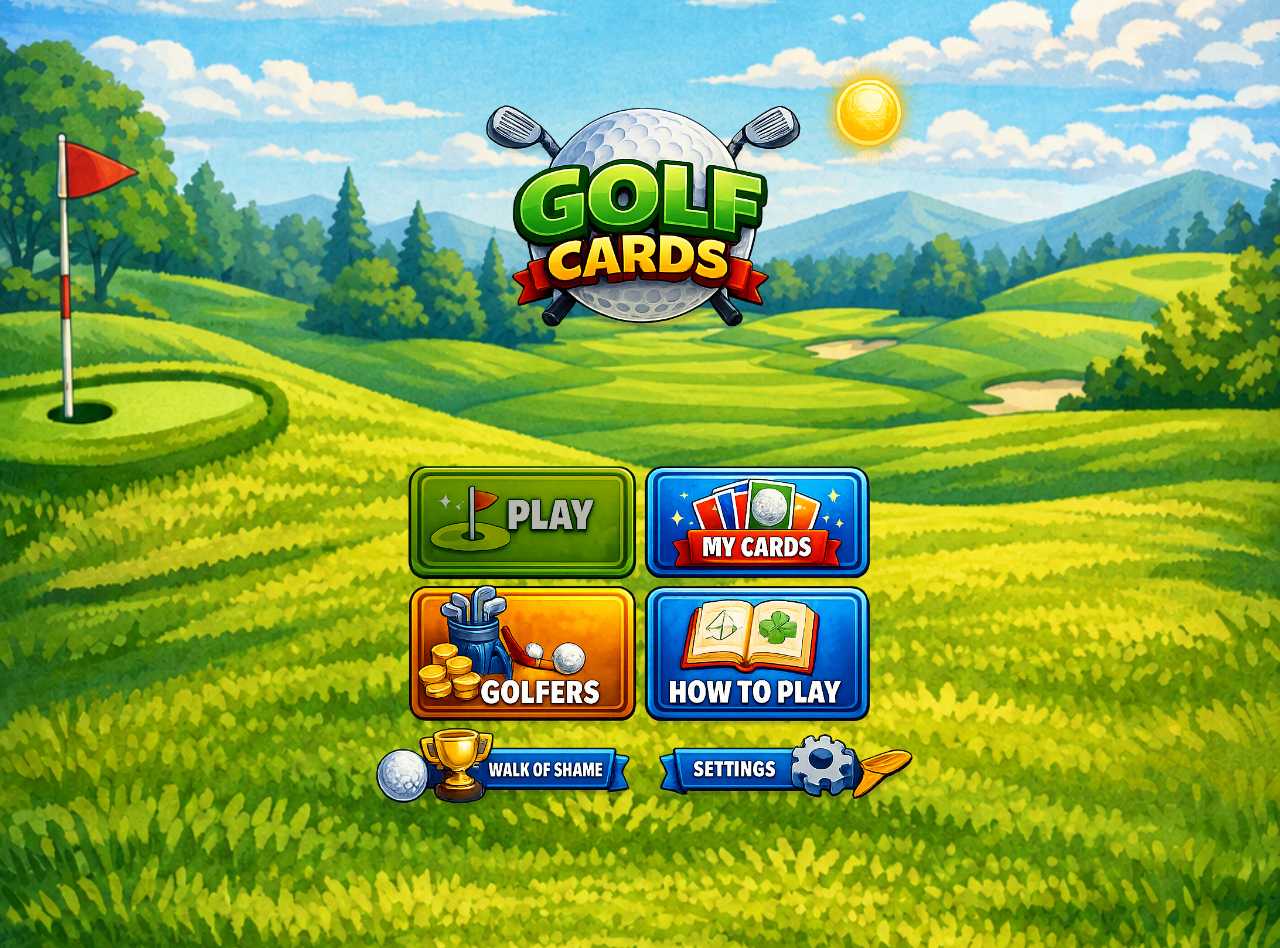
<file: index.html>
<!doctype html>
<html lang="en">
 <head>
   <meta charset="utf-8">
   <meta name="viewport" content="width=device-width, initial-scale=1">
   <title>Golf Cards</title>
   <link rel="stylesheet" href="styles.css">
   <link rel="stylesheet" href="card.css">
 </head>
 <body>
   <main id="app" class="app" aria-live="polite"></main>
   <script src="app.js"></script>
 </body>
</html>
</file>
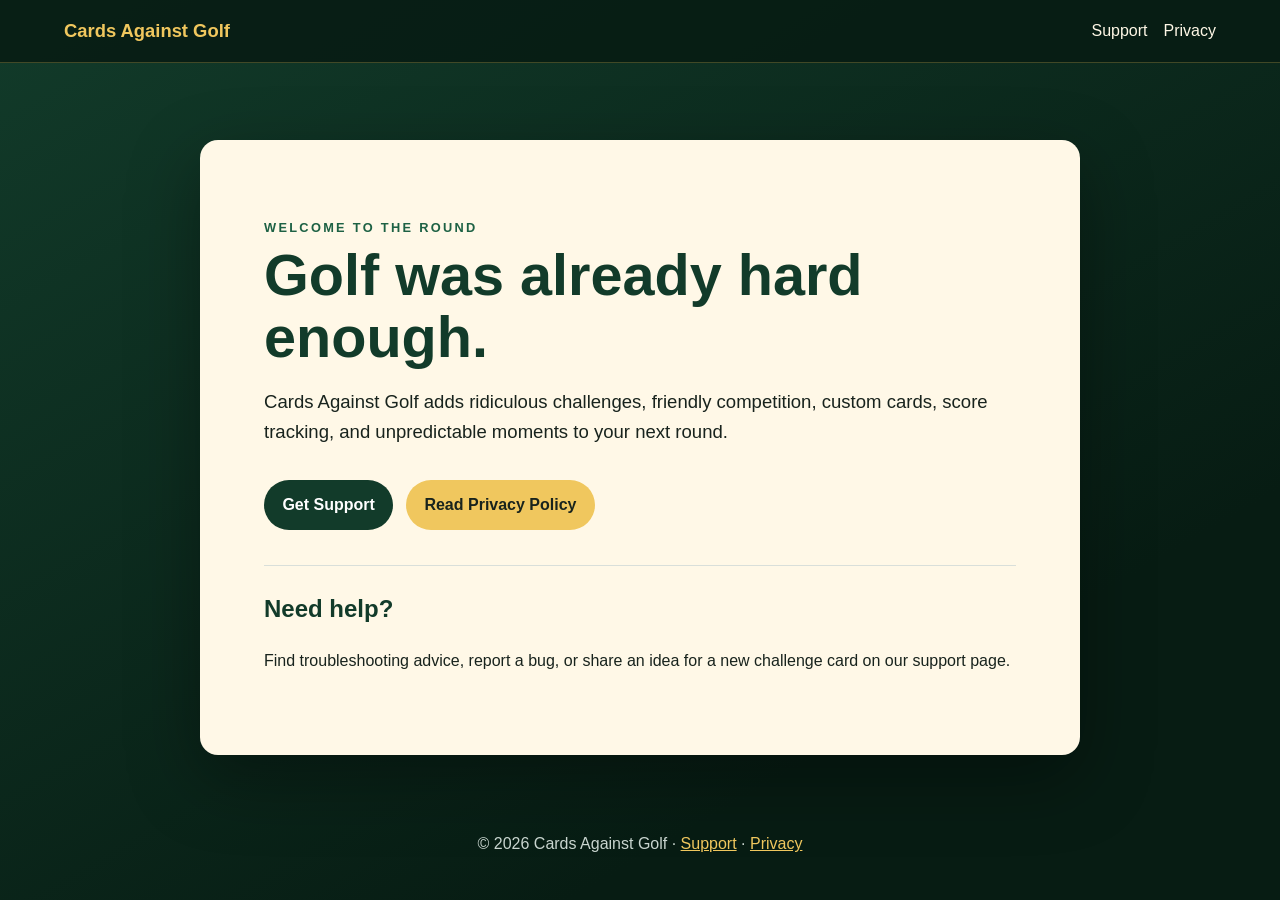
<file: docs/index.html>
<!doctype html>
<html lang="en">
<head>
  <meta charset="utf-8">
  <meta name="viewport" content="width=device-width, initial-scale=1">
  <title>Cards Against Golf</title>
  <meta name="description" content="Official support and privacy information for Cards Against Golf.">
  <link rel="stylesheet" href="site.css">
</head>
<body>
  <header class="site-header"><a class="brand" href="index.html">Cards Against Golf</a><nav><a href="support.html">Support</a><a href="privacy.html">Privacy</a></nav></header>
  <main class="card">
    <p class="eyebrow">WELCOME TO THE ROUND</p>
    <h1>Golf was already hard enough.</h1>
    <p class="lead">Cards Against Golf adds ridiculous challenges, friendly competition, custom cards, score tracking, and unpredictable moments to your next round.</p>
    <div class="actions"><a class="button" href="support.html">Get Support</a><a class="button secondary" href="privacy.html">Read Privacy Policy</a></div>
    <h2>Need help?</h2>
    <p>Find troubleshooting advice, report a bug, or share an idea for a new challenge card on our support page.</p>
  </main>
  <footer>© 2026 Cards Against Golf · <a href="support.html">Support</a> · <a href="privacy.html">Privacy</a></footer>
</body>
</html>
</file>
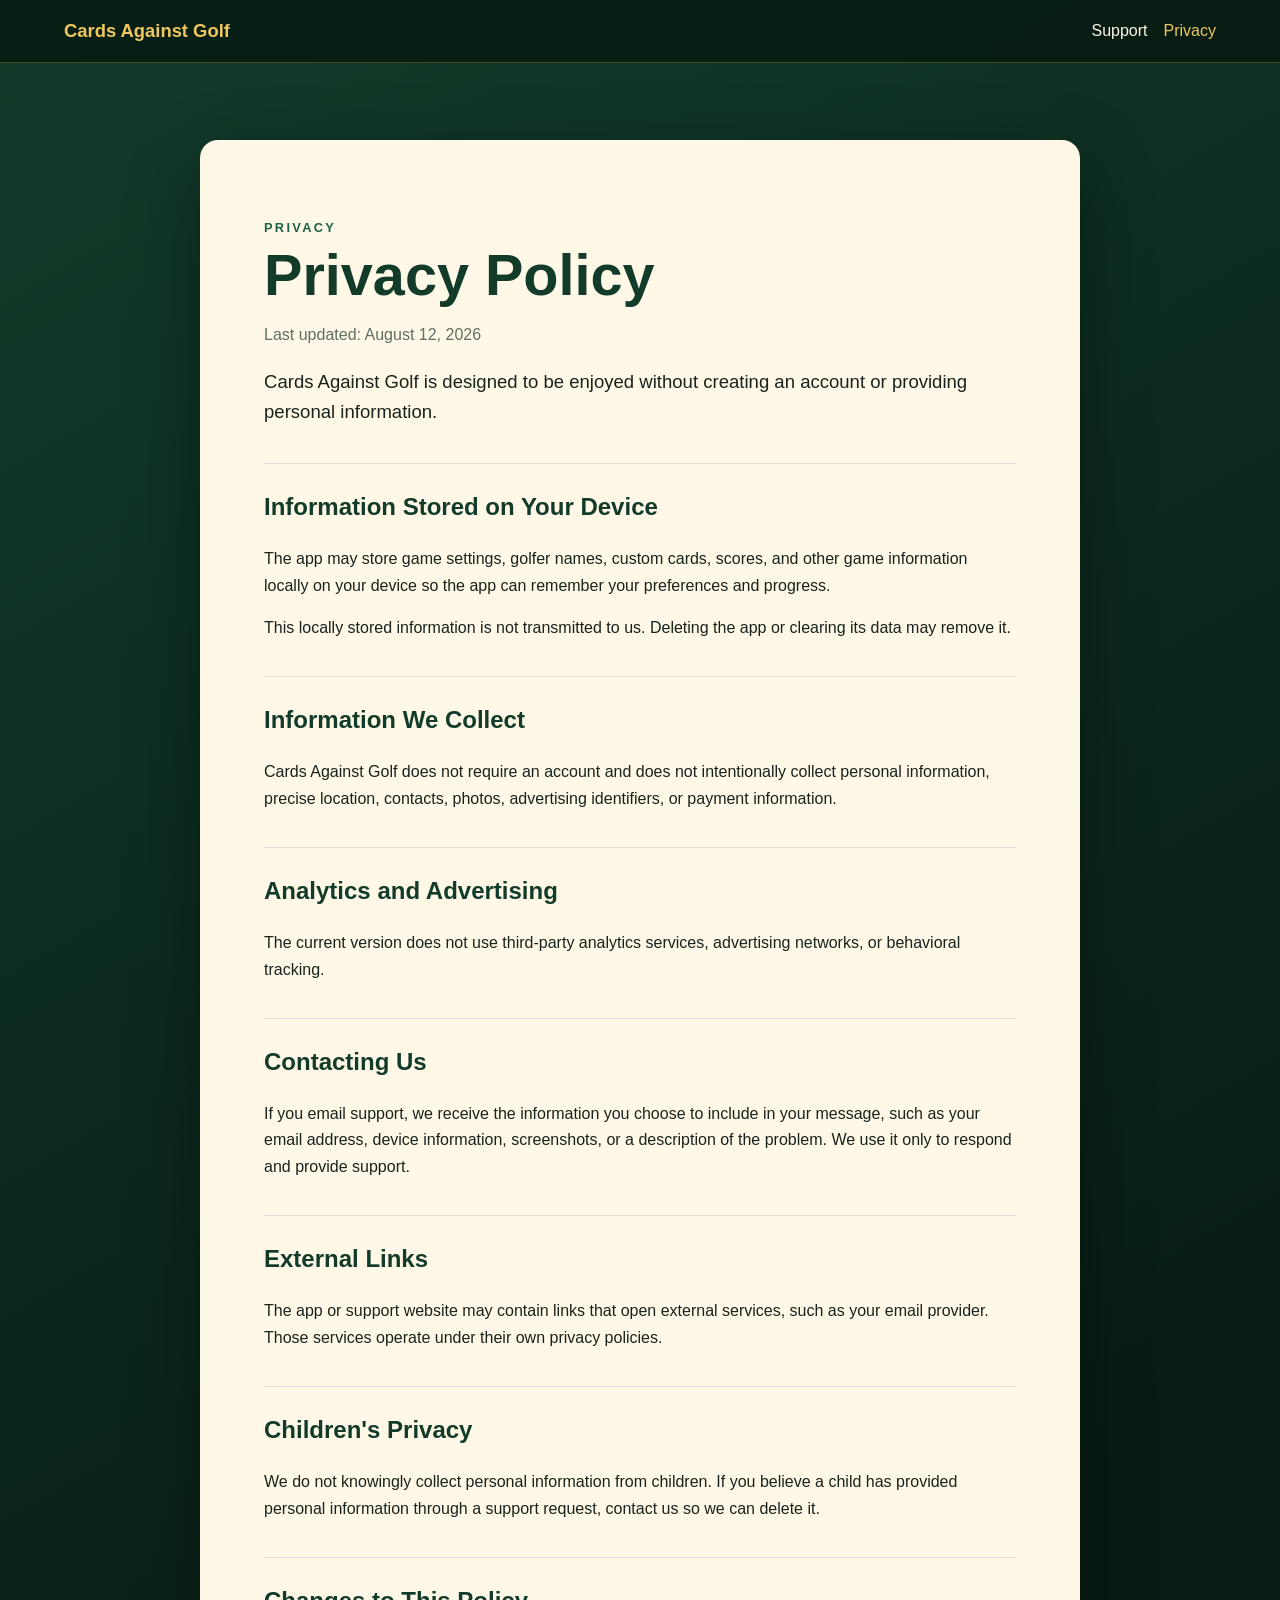
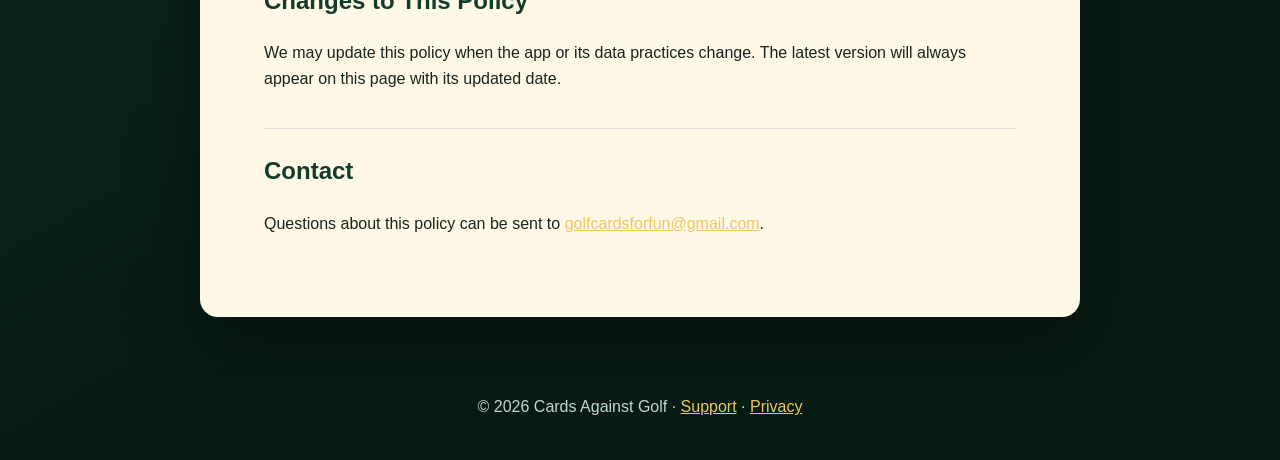
<file: docs/privacy.html>
<!doctype html>
<html lang="en">
<head>
  <meta charset="utf-8">
  <meta name="viewport" content="width=device-width, initial-scale=1">
  <title>Cards Against Golf Privacy Policy</title>
  <meta name="description" content="Privacy policy for Cards Against Golf.">
  <link rel="stylesheet" href="site.css">
</head>
<body>
  <header class="site-header"><a class="brand" href="index.html">Cards Against Golf</a><nav><a href="support.html">Support</a><a aria-current="page" href="privacy.html">Privacy</a></nav></header>
  <main class="card">
    <p class="eyebrow">PRIVACY</p>
    <h1>Privacy Policy</h1>
    <p class="updated">Last updated: August 12, 2026</p>
    <p class="lead">Cards Against Golf is designed to be enjoyed without creating an account or providing personal information.</p>

    <h2>Information Stored on Your Device</h2>
    <p>The app may store game settings, golfer names, custom cards, scores, and other game information locally on your device so the app can remember your preferences and progress.</p>
    <p>This locally stored information is not transmitted to us. Deleting the app or clearing its data may remove it.</p>

    <h2>Information We Collect</h2>
    <p>Cards Against Golf does not require an account and does not intentionally collect personal information, precise location, contacts, photos, advertising identifiers, or payment information.</p>

    <h2>Analytics and Advertising</h2>
    <p>The current version does not use third-party analytics services, advertising networks, or behavioral tracking.</p>

    <h2>Contacting Us</h2>
    <p>If you email support, we receive the information you choose to include in your message, such as your email address, device information, screenshots, or a description of the problem. We use it only to respond and provide support.</p>

    <h2>External Links</h2>
    <p>The app or support website may contain links that open external services, such as your email provider. Those services operate under their own privacy policies.</p>

    <h2>Children's Privacy</h2>
    <p>We do not knowingly collect personal information from children. If you believe a child has provided personal information through a support request, contact us so we can delete it.</p>

    <h2>Changes to This Policy</h2>
    <p>We may update this policy when the app or its data practices change. The latest version will always appear on this page with its updated date.</p>

    <h2>Contact</h2>
    <p>Questions about this policy can be sent to <a href="mailto:golfcardsforfun@gmail.com">golfcardsforfun@gmail.com</a>.</p>
  </main>
  <footer>© 2026 Cards Against Golf · <a href="support.html">Support</a> · <a href="privacy.html">Privacy</a></footer>
</body>
</html>
</file>
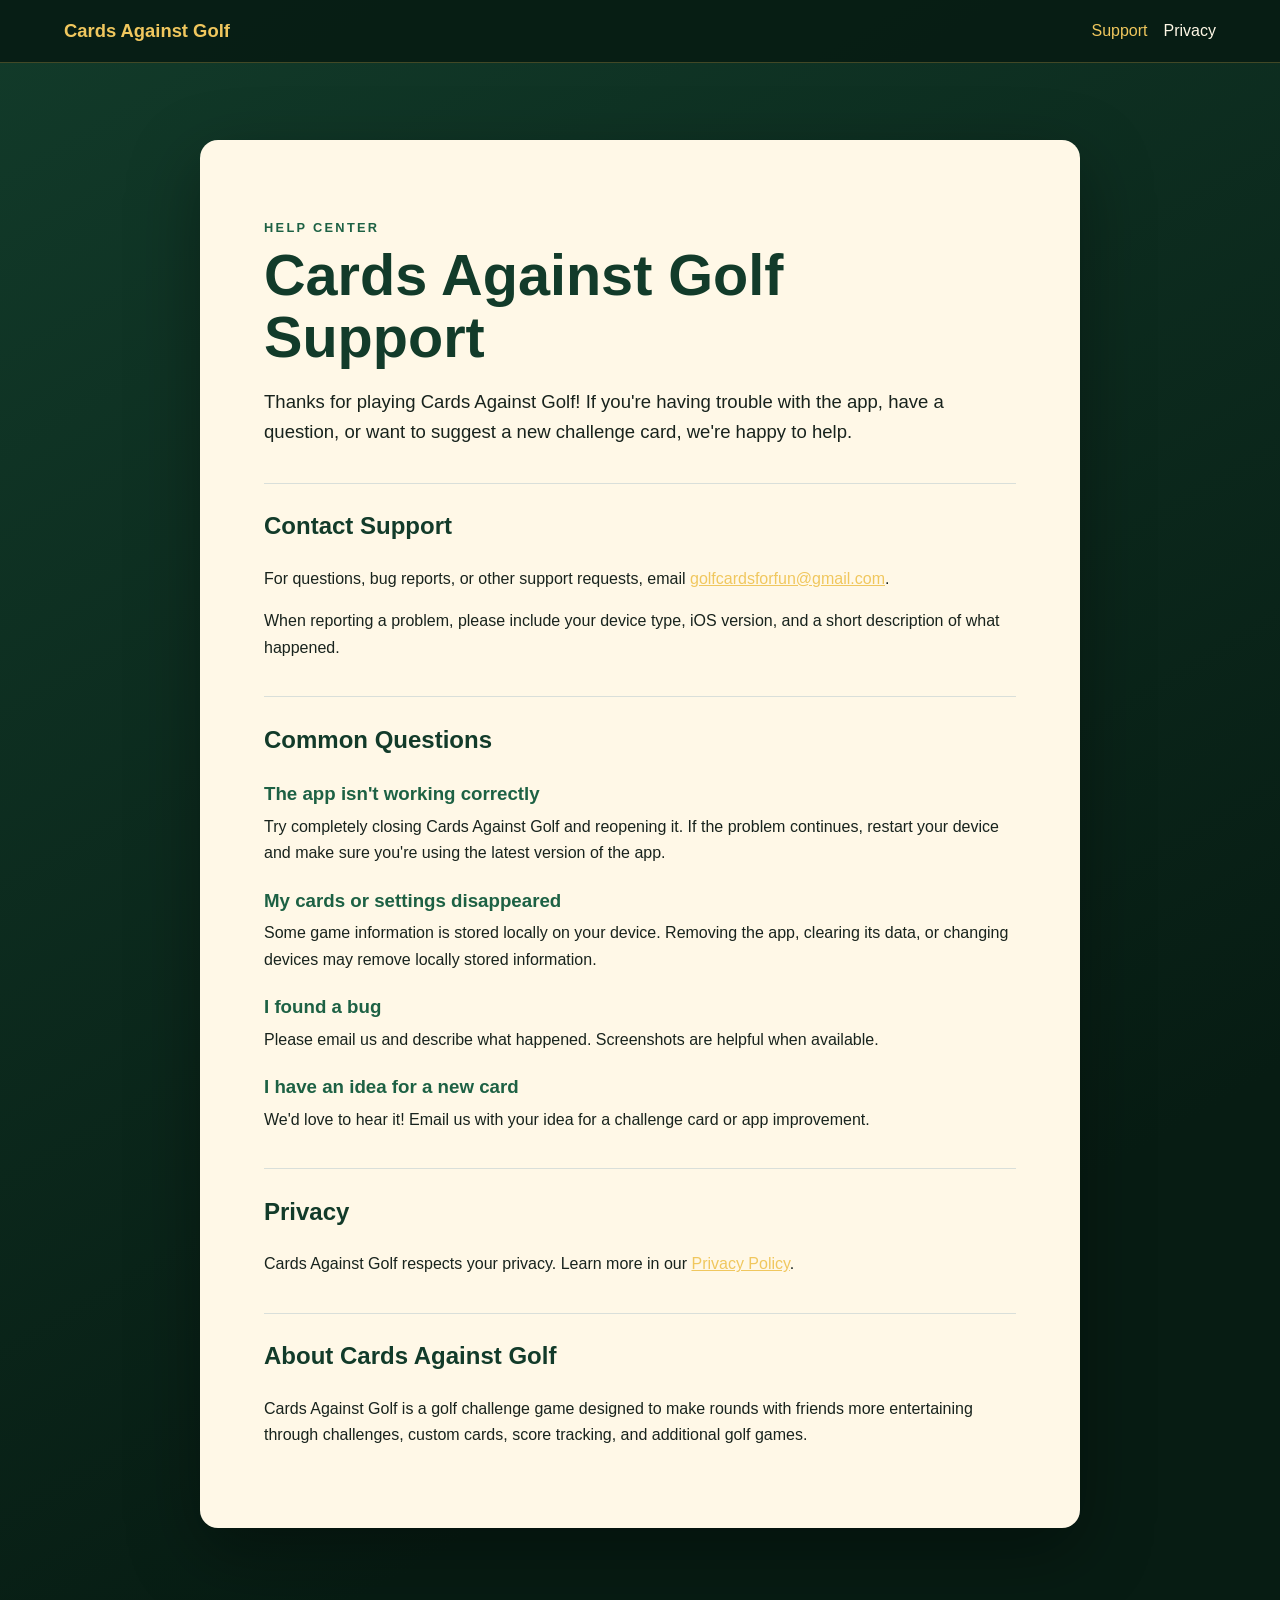
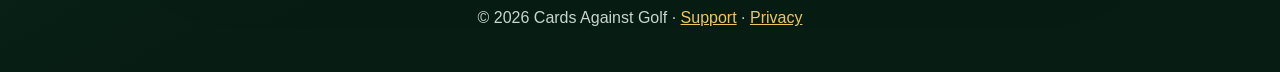
<file: docs/support.html>
<!doctype html>
<html lang="en">
<head>
  <meta charset="utf-8">
  <meta name="viewport" content="width=device-width, initial-scale=1">
  <title>Cards Against Golf Support</title>
  <meta name="description" content="Support and troubleshooting for Cards Against Golf.">
  <link rel="stylesheet" href="site.css">
</head>
<body>
  <header class="site-header"><a class="brand" href="index.html">Cards Against Golf</a><nav><a aria-current="page" href="support.html">Support</a><a href="privacy.html">Privacy</a></nav></header>
  <main class="card">
    <p class="eyebrow">HELP CENTER</p>
    <h1>Cards Against Golf Support</h1>
    <p class="lead">Thanks for playing Cards Against Golf! If you're having trouble with the app, have a question, or want to suggest a new challenge card, we're happy to help.</p>

    <h2>Contact Support</h2>
    <p>For questions, bug reports, or other support requests, email <a href="mailto:golfcardsforfun@gmail.com">golfcardsforfun@gmail.com</a>.</p>
    <p>When reporting a problem, please include your device type, iOS version, and a short description of what happened.</p>

    <h2>Common Questions</h2>
    <h3>The app isn't working correctly</h3>
    <p>Try completely closing Cards Against Golf and reopening it. If the problem continues, restart your device and make sure you're using the latest version of the app.</p>

    <h3>My cards or settings disappeared</h3>
    <p>Some game information is stored locally on your device. Removing the app, clearing its data, or changing devices may remove locally stored information.</p>

    <h3>I found a bug</h3>
    <p>Please email us and describe what happened. Screenshots are helpful when available.</p>

    <h3>I have an idea for a new card</h3>
    <p>We'd love to hear it! Email us with your idea for a challenge card or app improvement.</p>

    <h2>Privacy</h2>
    <p>Cards Against Golf respects your privacy. Learn more in our <a href="privacy.html">Privacy Policy</a>.</p>

    <h2>About Cards Against Golf</h2>
    <p>Cards Against Golf is a golf challenge game designed to make rounds with friends more entertaining through challenges, custom cards, score tracking, and additional golf games.</p>
  </main>
  <footer>© 2026 Cards Against Golf · <a href="support.html">Support</a> · <a href="privacy.html">Privacy</a></footer>
</body>
</html>
</file>
<file: styles.css>
:root {
  --ink: #0d301f;
  --deep: #123b22;
  --green: #397c2e;
  --lime: #9dd83d;
  --blue: #1277c9;
  --gold: #d69a17;
  --cream: #fff7e8;
  --paper: #fffaf0;
  --line: #0b2c20;
  --danger: #ba2b2b;
  --shadow: 0 14px 0 rgba(8, 45, 29, 0.28), 0 22px 40px rgba(4, 30, 18, 0.25);
  font-family: "Trebuchet MS", "Arial Rounded MT Bold", Arial, sans-serif;
}

* {
  box-sizing: border-box;
}

.donate {
  color:white;
  text-decoration:none;
}

body {
  margin: 0;
  min-height: 100vh;
  color: var(--ink);
  background: url("assets/app-background.png") center / cover fixed no-repeat;
  overflow-x: hidden;
}

body::before {
  display: none;
}

body::after {
  display: none;
}

button,
input,
textarea {
  font: inherit;
}

button {
  cursor: pointer;
}

.visually-hidden {
  position: absolute;
  width: 1px;
  height: 1px;
  overflow: hidden;
  clip: rect(0 0 0 0);
}

.app {
  min-height: 100vh;
  display: flex;
  align-items: center;
  justify-content: center;
  padding: 24px;
}

.orientation-lock {
  display: none;
}


.accept-card {
  background:none;
  border:none;
  margin:20px;
}

.screen {
  width: min(1120px, 100%);
  min-height: min(820px, calc(100vh - 48px));
  position: relative;
}

.home {
  width: min(100vw, calc(100vh * 0.667));
  min-height: 0;
  aspect-ratio: 2 / 3;
  display: block;
  overflow: visible;
  border-radius: 0;
  box-shadow: none;
}

.home-art {
  width: 100%;
  height: 100%;
  display: block;
  object-fit: cover;
}

.home-hotspot {
  position: absolute;
  border: 0;
  border-radius: 16px;
  background: transparent;
  box-shadow: none;
}

.home-hotspot:focus-visible {
  outline: 4px solid #ffffff;
  outline-offset: 2px;
}

.home-hotspot:disabled {
  cursor: not-allowed;
}

.home-hotspot:disabled::after {
  content: "";
  position: absolute;
  inset: 0;
  border-radius: inherit;
  background: rgba(0, 0, 0, 0.28);
}

.home-play {
  left: 11.5%;
  top: 49.4%;
  width: 37.2%;
  height: 10.7%;
}

.home-cards {
  left: 51.5%;
  top: 49.4%;
  width: 37.4%;
  height: 10.7%;
}



.home-golfers {
  left: 11.5%;
  top: 62.8%;
  width: 37.3%;
  height: 10.9%;
}

.home-how {
  left: 51.7%;
  top: 62.8%;
  width: 37.2%;
  height: 10.9%;
}

.home-shame {
  left: 8.5%;
  top: 80%;
  width: 39.5%;
  height: 8.2%;
}

.home-settings {
  left: 53%;
  top: 80%;
  width: 39%;
  height: 8.2%;
}

.brand {
  display: grid;
  align-content: center;
  justify-items: center;
  text-align: center;
  min-height: 360px;
}

.ball-logo {
  width: min(360px, 70vw);
  aspect-ratio: 1;
  border-radius: 50%;
  background:
    radial-gradient(circle at 35% 28%, rgba(255, 255, 255, 0.95), transparent 12%),
    radial-gradient(circle at 63% 54%, #dcecf7 0 7%, transparent 8%),
    radial-gradient(circle at 42% 66%, #c8deec 0 7%, transparent 8%),
    radial-gradient(circle at 58% 32%, #cfe5f2 0 7%, transparent 8%),
    linear-gradient(135deg, #ffffff, #cae0ef);
  box-shadow: inset -18px -22px 0 rgba(34, 89, 112, 0.12), 0 20px 35px rgba(14, 74, 35, 0.28);
  display: grid;
  place-items: center;
  transform: rotate(-4deg);
}

.brand-title {
  transform: rotate(4deg);
  font-size: clamp(3.8rem, 10vw, 7rem);
  line-height: 0.85;
  color: #37b22d;
  text-shadow: 0 5px 0 #0b5f20, 0 9px 0 #083316, 0 15px 18px rgba(0, 0, 0, 0.25);
  letter-spacing: 0;
}

.brand-title span {
  display: block;
  color: #ffc83b;
  text-shadow: 0 5px 0 #9b281e, 0 9px 0 #561611, 0 15px 18px rgba(0, 0, 0, 0.25);
}

.home-grid {
  display: grid;
  grid-template-columns: repeat(2, minmax(0, 1fr));
  gap: 20px;
}

.menu-button,
.pill-button,
.primary-button,
.danger-button,
.ghost-button,
.icon-button,
.option-card {
  border: 4px solid var(--line);
  border-radius: 14px;
  color: white;
  font-weight: 900;
  text-shadow: 0 2px 0 rgba(0, 0, 0, 0.28);
  box-shadow: 0 4px 0 rgba(8, 45, 29, 0.42);
}

.menu-button {
  min-height: 132px;
  padding: 16px;
  display: grid;
  grid-template-columns: 92px 1fr;
  align-items: center;
  gap: 14px;
  font-size: clamp(1.8rem, 4vw, 3rem);
  text-align: left;
  background: linear-gradient(#86df38, #2f8c26);
}

.menu-button:nth-child(2),
.menu-button:nth-child(4) {
  background: linear-gradient(#22b8ff, #075cae);
}

.menu-button:nth-child(3) {
  background: linear-gradient(#ffb534, #b95d04);
}

.menu-button.small {
  min-height: 86px;
  grid-template-columns: 72px 1fr;
  font-size: clamp(1.1rem, 3vw, 2rem);
  border-radius: 14px;
}

.menu-button:disabled {
  filter: grayscale(0.7);
  opacity: 0.6;
  cursor: not-allowed;
}



.panel {
  width: min(1060px, 100%);
  margin: 66px auto 0;
  padding: clamp(18px, 4vw, 34px);
  background: linear-gradient(135deg, var(--paper), #f7f4e6);
  border: 6px solid var(--line);
  border-radius: 34px;
  box-shadow: var(--shadow);
}

.back-button {
  width: 76px;
  height: 76px;
  border: 4px solid var(--line);
  border-radius: 18px;
  background: linear-gradient(#6daf48, #356d2f);
  color: white;
  font-size: 3rem;
  font-weight: 900;
  padding-bottom:1rem;
}

.empty-div {
  width: 76px;
  height: 76px;
}

h1 {
  margin: 0 0 10px;
  text-align: center;
  font-size: clamp(2.4rem, 7vw, 4.8rem);
  line-height: 1;
  color: var(--deep);
  text-shadow: 0 3px 0 rgba(13, 48, 31, 0.12);
  letter-spacing: 0;
}

h2,
h3,
p {
  margin-top: 0;
}

.subtitle {
  text-align: center;
  font-weight: 800;
  font-size: 1.35rem;
}

.golfer-note {
  margin: 26px auto 18px;
  max-width: 820px;
}

.toolbar {
  display: flex;
  flex-wrap: wrap;
  gap: 12px;
  align-items: center;
  justify-content: space-between;
  margin: 20px 0;
}

.button-row {
  display: flex;
  flex-wrap: wrap;
  gap: 12px;
  justify-content: center;
  margin-top:auto;
}

.primary-button,
.danger-button,
.ghost-button,
.pill-button {
  min-height: 54px;
  padding: 10px 15px;
  font-size: 1.1rem;
  border-radius: 25px;
  background: linear-gradient(#7fd448, #28782b);
}

.danger-button {
  background: linear-gradient(#ef6b56, #a82020);
}

.ghost-button {
  color: var(--ink);
  text-shadow: none;
  background: linear-gradient(#ffffff, #e9edd8);
}

.grid {
  display: grid;
  gap: 16px;
}

.card-grid {
  grid-template-columns: repeat(auto-fit, minmax(260px, 1fr));
}


.values {
  display:flex;
  justify-content:space-between;
  gap: 6px;
  margin-top: 10px;
  margin-bottom:15px;
}

.value-chip {
  padding: 8px 6px;
  border: 2px solid var(--line);
  border-radius: 10px;
  text-align: center;
  font-weight: 900;
  background: #f4f7df;
  flex-grow:1;
}

.active-toggle {

  width: 48px;
  height: 48px;
  border: 3px solid var(--line);
  border-radius: 12px;
  background: #f8f8ee;
  color: var(--green);
  font-size: 2rem;
  font-weight: 900;
  text-shadow: none;
}

.form {
  display: grid;
  gap: 14px;
}

.flex {
  display:flex;
  justify-content:space-between;
}

label {
  display: grid;
  gap: 6px;
  font-weight: 900;
}

input,
textarea {
  width: 100%;
  border: 3px solid var(--line);
  border-radius: 12px;
  padding: 12px;
  color: var(--ink);
  background: white;
  font-weight: 800;
}

textarea {
  min-height: 100px;
  resize: vertical;
}

.form-values {
  display: grid;
  grid-template-columns: repeat(3, 1fr);
  gap: 12px;
}

.modal-wrap {
  position: fixed;
  inset: 0;
  z-index: 20;
  display: grid;
  place-items: center;
  padding: 18px;
  background: rgba(4, 28, 18, 0.55);
}

.modal {
  width: min(680px, 100%);
  max-height: calc(100vh - 36px);
  overflow: auto;
  padding: 24px;
  border: 5px solid var(--line);
  border-radius: 24px;
  background: var(--paper);
  box-shadow: var(--shadow);
}

.golfer-slots {
  display: grid;
  grid-template-columns: repeat(auto-fit, minmax(220px, 1fr));
  gap: 14px;
  margin-top: 18px;
}

.golfer-save-row {
  grid-column: 1 / -1;
  justify-self: center;
}

.slot {
  padding: 14px;
  border: 3px solid var(--line);
  border-radius: 16px;
  background: rgba(255, 255, 255, 0.5);
}

.checkline {
  display: flex;
  align-items: center;
  gap: 10px;
  margin-top: 10px;
}

.checkline input {
  width: 24px;
  height: 24px;
}

.saved-list,
.settings-list {
  display: grid;
   grid-template-columns: repeat(2, 1fr);
  grid-template-rows: repeat(3, auto);
  gap: 12px;
}

.saved-row,
.setting-row {
 /* display: grid;
  grid-template-columns: auto 1fr auto;
  gap: 14px;
  align-items: center;
  padding: 12px;
  border: 3px solid var(--line);
  border-radius: 14px;

  font-weight: 900;
  font-size:20px;
  text-align:left;*/
 display:flex;
 flex-direction:column;
 background: #f5f8e7;
 font-size:20px;
 text-align:left;
 border: 3px solid var(--line);
 border-radius: 14px;
 padding:20px;
}

.menu-header {
  font-weight:900;
}

.saved-row input[type="checkbox"] {
  width: 26px;
  height: 26px;
}

.option-grid {
  position: relative;
  display: inline-block;
}

.option-grid img {
  display: block;
  width: 100%;
}

.cashSelect {
  left: 10%;
  top: 29%;
  width: 36%;
  height: 58%;
  background: none;
  border: none;
}

.drinkSelect {
  left: 55%;
  top: 29%;
  width: 40%;
  height: 58%;
  background: none;
}

.option-card {
  position: absolute;
  border: none;
  cursor: pointer;
  background: none;
  box-shadow: none;
}


.game-layout {
  display: block;
}

.scorecard {
  border: 4px solid var(--line);
  border-radius: 22px;
  overflow: hidden;
  background: var(--paper);
}

.card-header {
  padding: 16px;
  text-align: center;
  background: #f7f1df;
  border-bottom: 3px solid var(--line);
}

.card-header h2 {
  margin-bottom: 6px;
  font-size: clamp(1.8rem, 4vw, 2.8rem);
}

.hole-status {
  display: flex;
  justify-content: space-between;
  gap: 10px;
  padding: 10px 14px;
  background: linear-gradient(#4a9b3c, #23652a);
  color: white;
  font-weight: 900;
  font-size: 1.2rem;
}

.score-grid {
  width: 100%;
  border-collapse: collapse;
  table-layout: fixed;
}

.score-sections {
  display: grid;
  gap: 10px;
  padding: 0;
}

.score-grid th,
.score-grid td {
  border: 2px solid var(--line);
  padding: 8px 4px;
  text-align: center;
  width: 8%;
  min-width: 0;
  height: 46px;
  font-weight: 900;
}

.score-grid th:first-child,
.score-grid td:first-child {
  width: 18%;
}

.score-grid th {
  background: #d9e8bf;
}

.score-grid .player-name {
  width: 18%;
  padding: 7px 8px;
  text-align: left;
}

.score-grid .total-cell,
.score-grid th:last-child {
  width: 10%;
  background: #e7e5b9;
}

.player-name-content {
  display: flex;
  align-items: center;
  justify-content: space-between;
  gap: 10px;
  width: 100%;
}

.plus-button {
  flex: 0 0 auto;
  width: 38px;
  height: 38px;
  border: 3px solid var(--line);
  border-radius: 50%;
  background: linear-gradient(#83d847, #27762b);
  color: white;
  font-size: 1.6rem;
  font-weight: 900;
  line-height: 1;
  box-shadow: 0 5px 0 rgba(8, 45, 29, 0.32), inset 0 2px 0 rgba(255, 255, 255, 0.35);
  text-shadow: 0 2px 0 rgba(0, 0, 0, 0.25);
}

.game-actions {
  display: flex;
  justify-content: space-between;
  gap: 10px;
  padding: 14px;
}

.leaderboards {
  display: grid;
  grid-template-columns: repeat(2, minmax(0, 1fr));
  gap: 16px;
}

.leaderboard {
  overflow: hidden;
  border: 4px solid var(--line);
  border-radius: 16px;
  background: white;
}

.leaderboard h2 {
  margin: 0;
  padding: 14px;
  color: white;
  text-align: center;
  background: linear-gradient(#5aa244, #286c2d);
}

.leaderboard:nth-child(2) h2 {
  background: linear-gradient(#d8bd32, #9c7f0e);
}

.leaderboard:nth-child(3) h2 {
  background: linear-gradient(#4197c8, #1e5f86);
}

.top-score {
  padding: 14px;
  text-align: center;
  font-size: 2.2rem;
  font-weight: 900;
  border-bottom: 3px solid var(--line);
  background: #fbf8e9;
}

.rank-row {
  display: grid;
  grid-template-columns: 44px 1fr auto;
  gap: 10px;
  padding: 10px;
  border-bottom: 2px solid var(--line);
  font-weight: 900;
}

.rank-row small {
  grid-column: 2 / 4;
  opacity: 0.7;
}

.copy {
  max-width: 820px;
  margin: 0 auto;
  font-size: 1.03rem;
  line-height: 1.45;
}

.copy h2 {
  margin-top: 24px;
}

.results-grid {
  grid-template-columns: repeat(auto-fit, minmax(160px, 1fr));
  margin: 20px 0;
}

.result-card {
  padding: 18px;
  border: 4px solid var(--line);
  border-radius: 18px;
  background: white;
  text-align: center;
  font-weight: 900;
}

.result-card span {
  display: block;
  margin-top: 8px;
  font-size: 2.6rem;
}

@media (max-width: 860px) {
  .app {
    padding: 14px;
    align-items: start;
  }

  .screen {
    min-height: calc(100vh - 28px);
  }

  .panel {
    margin-top: 88px;
  }

  .home-grid,
  .option-grid,
  .game-layout,
  .leaderboards,
  .form-values {
    grid-template-columns: 1fr;
  }

  .menu-button {
    min-height: 96px;
    grid-template-columns: 70px 1fr;
  }


  .brand {
    min-height: 260px;
  }

  .score-grid {
    font-size: 0.78rem;
  }

  .score-grid th,
  .score-grid td {
    padding: 5px 2px;
    width: 7.6%;
    height: 40px;
  }

  .score-grid th:first-child,
  .score-grid td:first-child {
    width: 20%;
  }

  .score-grid .player-name {
    width: 20%;
    padding: 4px;
  }

  .score-grid .total-cell,
  .score-grid th:last-child {
    width: 10%;
  }

  .player-name-content {
    gap: 5px;
  }

  .plus-button {
    width: 32px;
    height: 32px;
    font-size: 1.25rem;
  }
}


.tooltip {
  position: absolute;
  display:block;

  bottom: 120%;
  left: 50%;
  transform: translateX(-50%);

  display: inline-block;
  width: 10rem;

  padding: 0.4rem 0.6rem;
  font-weight:bold;

  font-size:16px;

  background: #fefaef;
  border: 3px solid black;
  color: black;
  border-radius: 8px;
  box-shadow: rgba(0, 0, 0, 0.2) 2px 2px 3px;

  opacity: 0;
  pointer-events: none;
  transition: opacity 0.1s ease;
  z-index: 1000;
}

.home-play:disabled:hover .tooltip {
  opacity: 1;
}
</file>
<file: card.css>
.cardInGameplay{
  width:400px;
  height:500px;
  display:flex;
  flex-direction:column;
  background:#fffaf0;
  border:4px solid #cf9801;
  border-radius:24px;
  overflow:hidden;
  box-shadow:
    0 12px 30px rgba(0,0,0,.15),
    inset 0 0 0 3px #1d4d36;
  margin:auto;
  animation: gentleShake 0.25s 2;
}

@keyframes gentleShake {
  0% { transform: rotate(0deg); }
  25% { transform: rotate(3deg); }
  50% { transform: rotate(0deg); }
  75% { transform: rotate(-3deg); }
  100% { transform: rotate(0deg); }
}

.imageCardInGameplay {
  width:400px;
  height:500px;
  margin:auto;
  animation: gentleShake 0.25s 2;
  display:block;
}


.card-title{
  position:relative;

  background:linear-gradient(
    to bottom,
    #2d6a4f,
    #1d4d36
  );

  color:white;
  padding:14px 18px 20px;
}

.card-title::after{
  content:"";

  position:absolute;
  left:0;
  right:0;
  bottom:0;

  height:6px;

  background:linear-gradient(
    to right,
    transparent,
    #cf9801,
    transparent
  );
}

.card-title-text{
  margin:0;
  text-align:center;
  font-size:1.9rem;
  font-weight:700;
  line-height:1.1;
  text-shadow:
    2px 2px 0 rgba(0,0,0,.5);
}

.card-image{
  display:block;
  width:95%;
  height:188px;
  object-fit:cover;
  margin:auto;
  margin-bottom:0px;
  margin-top:0px;
  background:white;
  border:3px solid black;
  border-radius:12px;
  box-shadow:
    inset 0 0 15px rgba(0,0,0,.05);
}

.card-body{
  flex:1;
  display:flex;
  flex-direction:column;
  justify-content:space-between;
  padding:20px;
  gap:10px;
  height:100%;
  position:relative;
  overflow:hidden;
  border:3px solid black;
  border-radius:5px;
}

.card-body::before{
  content:"";

  position:absolute;

  inset:0;

  background:
    radial-gradient(
      circle at 20% 30%,
      rgba(45,106,79,.1),
      transparent 25%
    ),
    radial-gradient(
      circle at 80% 60%,
      rgba(45,106,79,.1),
      transparent 30%
    );

  pointer-events:none;
}

.card-description-text{
  text-align:center;
font-size:1.05rem;
  line-height:1.5;
  color:#2a2a2a;
  margin:0;
}

.card-description{
  background:#f8edd3;
  border-top:3px solid #cf9801;
  padding:14px 18px;
}

.card-values{
  display:flex;
  justify-content:space-between;
  gap:10px;

}

.card-value{
  margin:0;
  padding:8px 12px;
  border-radius:15px;
  background:white;
  border:2px solid #cf9801;
  font-weight:700;
  font-size:.95rem;
  width:40%;
  text-align:center;
}

.cardInGameplay::before{
  content:"";
  position:absolute;
  width:250px;
  height:250px;
  right:-120px;
  top:120px;
  border-radius:50%;
  background:
    radial-gradient(
      circle,
      rgba(45,106,79,.08),
      transparent 70%
    );
  pointer-events:none;

}
</file>
<file: docs/site.css>
:root{color-scheme:dark;--green:#123b2a;--green2:#1d6144;--gold:#f0c75e;--cream:#fff8e7;--ink:#18231d}*{box-sizing:border-box}body{margin:0;background:linear-gradient(150deg,var(--green),#071c13 75%);color:var(--cream);font-family:-apple-system,BlinkMacSystemFont,"Segoe UI",sans-serif;line-height:1.65;min-height:100vh}.site-header{align-items:center;background:rgba(7,28,19,.9);border-bottom:1px solid rgba(240,199,94,.25);display:flex;justify-content:space-between;padding:1rem max(5vw,1rem);position:sticky;top:0}.brand{color:var(--gold);font-size:1.15rem;font-weight:800;text-decoration:none}.site-header nav{display:flex;gap:1rem}.site-header nav a{color:var(--cream);text-decoration:none}.site-header nav a[aria-current=page],a{color:var(--gold)}.card{background:var(--cream);border-radius:18px;box-shadow:0 24px 70px rgba(0,0,0,.35);color:var(--ink);margin:clamp(2rem,6vw,5rem) auto;padding:clamp(1.5rem,5vw,4rem);width:min(880px,calc(100% - 2rem))}.eyebrow{color:var(--green2);font-size:.8rem;font-weight:900;letter-spacing:.18em;margin-bottom:.35rem}.lead{font-size:1.16rem}.updated{color:#5f6e65}h1{color:var(--green);font-size:clamp(2rem,6vw,3.6rem);line-height:1.08;margin:.2rem 0 1rem}h2{border-top:1px solid #d9dfda;color:var(--green);margin-top:2.2rem;padding-top:1.4rem}h3{color:var(--green2);margin-bottom:.25rem}h3+p{margin-top:0}.actions{display:flex;flex-wrap:wrap;gap:.8rem;margin-top:2rem}.button{background:var(--green);border-radius:999px;color:white;display:inline-block;font-weight:800;padding:.75rem 1.15rem;text-decoration:none}.button.secondary{background:var(--gold);color:var(--ink)}footer{color:#c9d5cf;padding:0 1rem 2.5rem;text-align:center}@media(max-width:560px){.site-header{align-items:flex-start;gap:.6rem;flex-direction:column}.card{border-radius:12px}}
</file>
